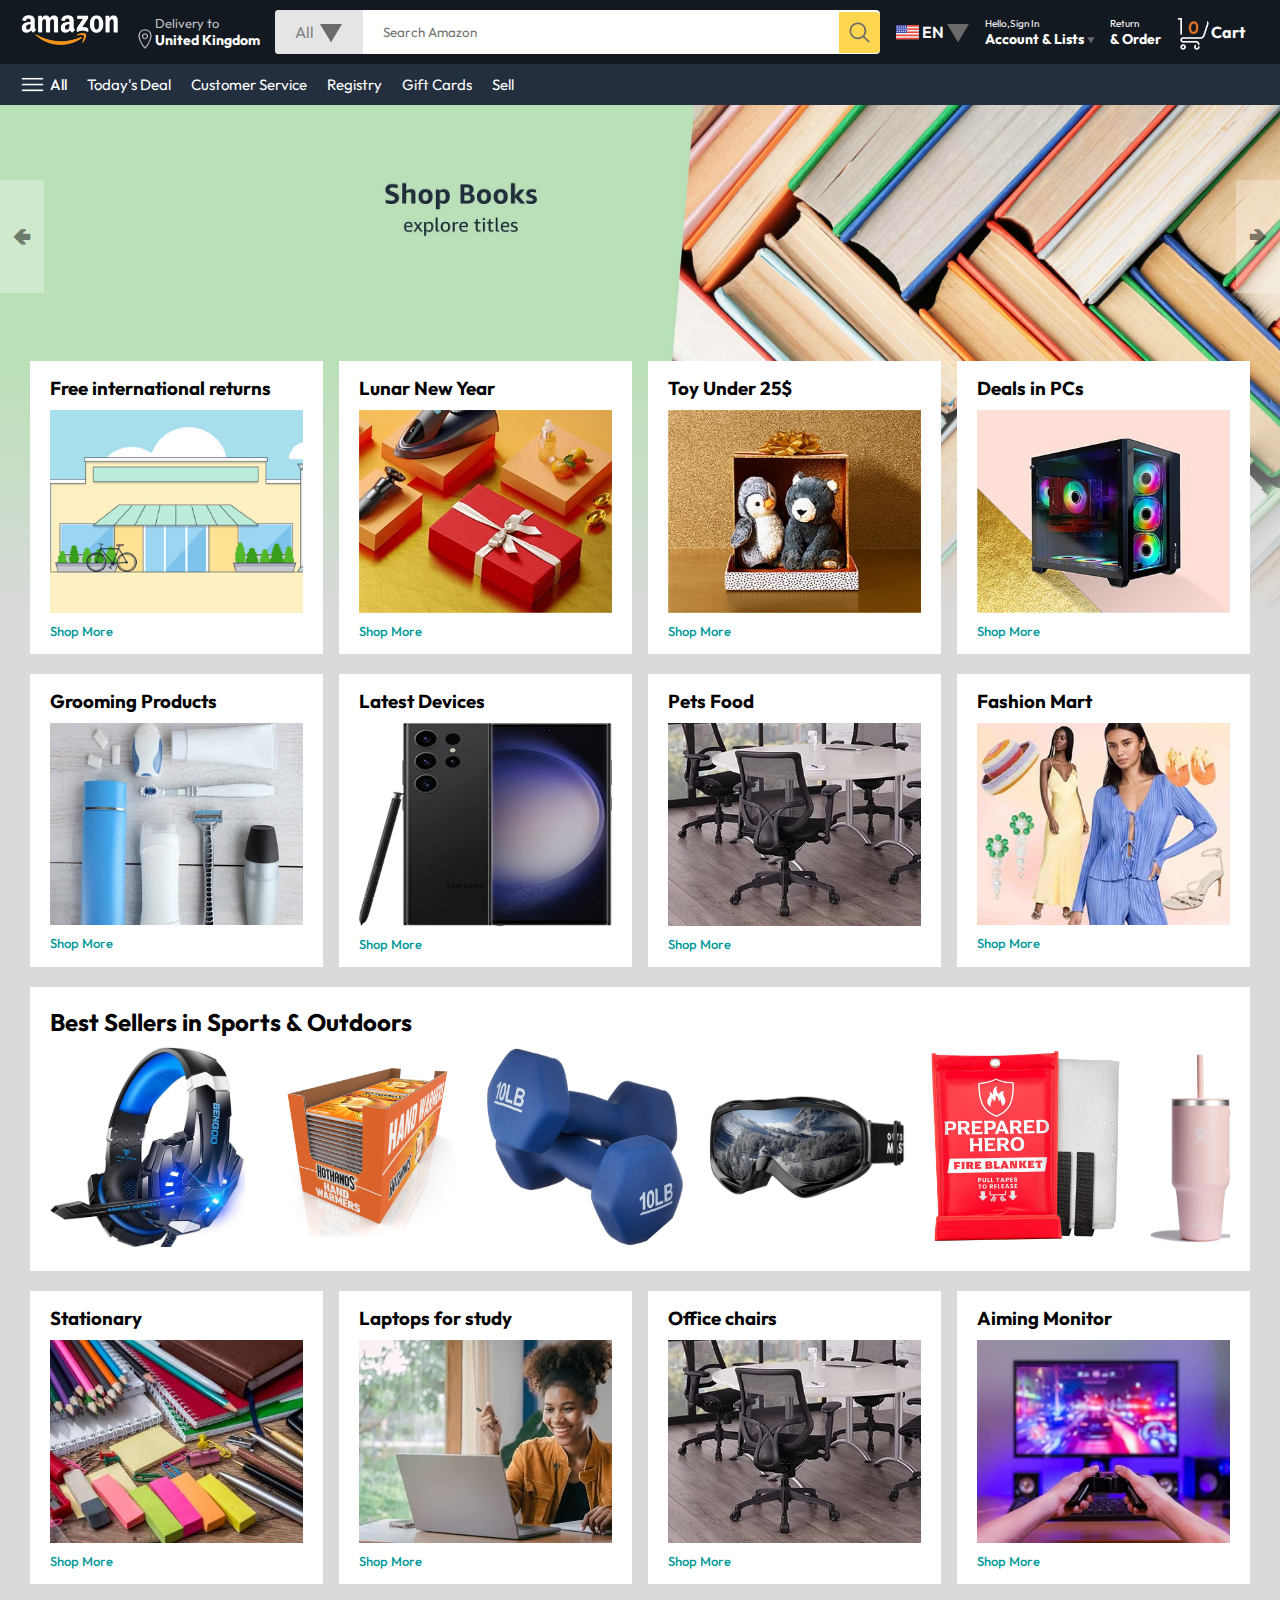
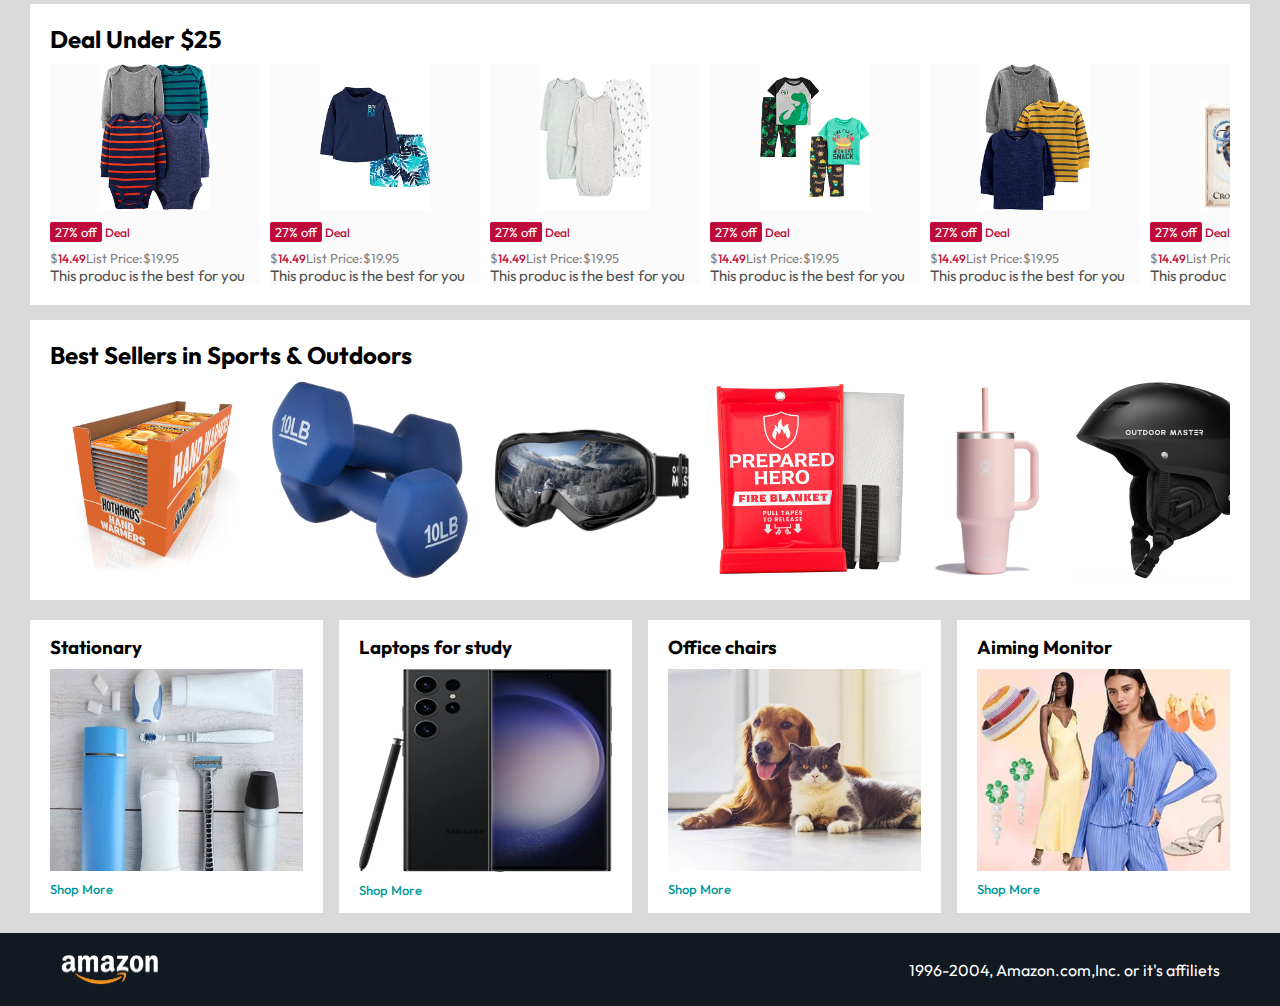
<file: index.html>
<!DOCTYPE html>
<html lang="en">
<head>
    <meta charset="UTF-8">
    <meta name="viewport" content="width=device-width, initial-scale=1.0">
    <title>Amazon Clone</title>
    <link rel="stylesheet" href="style.css">
</head>
<body>
    <nav>
        <a href="/">
           <img src="./assets/amazon_logo.png" width="100" alt="">
        </a>
        <div class="nav-country">
            <img src="./assets/location_icon.png" height="20" alt="">
            <div>
                <p>Delivery to</p>
                <h1>United Kingdom</h1>
            </div>
        </div>
        <div class="nav-search">
            <div class="nav-search-category">
                <p>All</p>
                <img src="./assets/dropdown_icon.png" alt="">
            </div>
            <input type="text" class="nav-search-input" placeholder="Search Amazon">
            <img src="./assets/search_icon.png" alt="" class="nav-search-icon">
        </div>
        <div class="nav-language">
            <img src="./assets/us_flag.png" width="25px" alt="">
            <p>EN</p>
            <img src="./assets/dropdown_icon.png" alt="">
        </div>
        <div class="nav-text">
            <p>Hello,Sign In</p>
            <h1>Account & Lists <img src="./assets/dropdown_icon.png" width="8px" alt=""></h1>
        </div>
        <div class="nav-text">
            <p>Return</p>
            <h1>& Order</h1>
        </div>
        <a href="" class="nav-cart">
            <img src="./assets/cart_icon.png" width="35px" alt="">
            <h4>Cart</h4>
        </a>
    </nav>
    <div class="nav-bottom">
        <div>
            <img src="./assets/menu_icon.png" width="25px" alt="">
            <p>All</p>
        </div>
        <p>Today's Deal</p>
        <p>Customer Service</p>
        <p>Registry</p>
        <p>Gift Cards</p>
        <p>Sell</p>
    </div>
    <div class="header-slider">
        <a href="#" class="control_prev">&#129144</a>
        <a href="#" class="control_next">&#129146</a>
        <ul>
            <img src="./assets/header1.jpg" class="header-img" alt="">
            <img src="./assets/header2.jpg" class="header-img" alt="">
            <img src="./assets/header3.jpg" class="header-img" alt="">
            <img src="./assets/header4.jpg" class="header-img" alt="">
            <img src="./assets/header5.jpg" class="header-img" alt="">
            <img src="./assets/header6.jpg" class="header-img" alt="">
        </ul>
    </div>
    <div class="box-row header-box">
        <div class="box-col">
            <h3>Free international returns</h3>
            <img src="./assets/box1-1.jpg" alt="">
            <a href="/">Shop More</a>
        </div>
        <div class="box-col">
            <h3>Lunar New Year</h3>
            <img src="./assets/box1-2.jpg" alt="">
            <a href="/">Shop More</a>
        </div>
        <div class="box-col">
            <h3>Toy Under 25$</h3>
            <img src="./assets/box1-3.jpg" alt="">
            <a href="/">Shop More</a>
        </div>
        <div class="box-col">
            <h3>Deals in PCs</h3>
            <img src="./assets/box1-4.jpg" alt="">
            <a href="/">Shop More</a>
        </div>
    </div>
    <div class="box-row">
        <div class="box-col">
            <h3>Grooming Products</h3>
            <img src="./assets/box2-1.jpg" alt="">
            <a href="/">Shop More</a>
        </div>
        <div class="box-col">
            <h3>Latest Devices</h3>
            <img src="./assets/box2-2.jpg" alt="">
            <a href="/">Shop More</a>
        </div>
        <div class="box-col">
            <h3>Pets Food</h3>
            <img src="./assets/box3-3.jpg" alt="">
            <a href="/">Shop More</a>
        </div>
        <div class="box-col">
            <h3>Fashion Mart</h3>
            <img src="./assets/box2-4.jpg" alt="">
            <a href="/">Shop More</a>
        </div>
    </div>
    <div class="products-slider">
        <h2>Best Sellers in Sports & Outdoors</h2>
        <div class="products">
            <a href="/product.html">
                <img src="./assets/product_img.jpg" alt="">
            </a>
            <img src="./assets/product1-1.jpg" alt="">
            <img src="./assets/product1-2.jpg" alt="">
            <img src="./assets/product1-3.jpg" alt="">
            <img src="./assets/product1-4.jpg" alt="">
            <img src="./assets/product1-5.jpg" alt="">
            <img src="./assets/product1-6.jpg" alt="">
            <img src="./assets/product1-7.jpg" alt="">
            <img src="./assets/product1-8.jpg" alt="">
            <img src="./assets/product1-9.jpg" alt="">
            <img src="./assets/product1-10.jpg" alt="">
        </div>
    </div>
    <div class="box-row">
        <div class="box-col">
            <h3>Stationary</h3>
            <img src="./assets/box3-1.jpg" alt="">
            <a href="/">Shop More</a>
        </div>
        <div class="box-col">
            <h3>Laptops for study</h3>
            <img src="./assets/box3-2.jpg" alt="">
            <a href="/">Shop More</a>
        </div>
        <div class="box-col">
            <h3>Office chairs</h3>
            <img src="./assets/box3-3.jpg" alt="">
            <a href="/">Shop More</a>
        </div>
        <div class="box-col">
            <h3>Aiming Monitor</h3>
            <img src="./assets/box3-4.jpg" alt="">
            <a href="/">Shop More</a>
        </div>
    </div>
    <div class="products-slider-with-price">
        <h2>Deal Under $25</h2>
        <div class="products">
            <div class="product-card">
                <div class="product-img-container">
                    <img src="./assets/product2-1.jpg" alt="">
                </div>
                <div class="product-offer">
                    <p>27% off</p> <span>Deal</span>
                </div>
                <p class="product-price">$<span>14.49</span>List Price:$19.95</p>
                <h4>This produc is the best for you</h4>
            </div>
            <div class="product-card">
                <div class="product-img-container">
                    <img src="./assets/product2-2.jpg" alt="">
                </div>
                <div class="product-offer">
                    <p>27% off</p> <span>Deal</span>
                </div>
                <p class="product-price">$<span>14.49</span>List Price:$19.95</p>
                <h4>This produc is the best for you</h4>
            </div>
            <div class="product-card">
                <div class="product-img-container">
                    <img src="./assets/product2-3.jpg" alt="">
                </div>
                <div class="product-offer">
                    <p>27% off</p> <span>Deal</span>
                </div>
                <p class="product-price">$<span>14.49</span>List Price:$19.95</p>
                <h4>This produc is the best for you</h4>
            </div>
            <div class="product-card">
                <div class="product-img-container">
                    <img src="./assets/product2-4.jpg" alt="">
                </div>
                <div class="product-offer">
                    <p>27% off</p> <span>Deal</span>
                </div>
                <p class="product-price">$<span>14.49</span>List Price:$19.95</p>
                <h4>This produc is the best for you</h4>
            </div>
            <div class="product-card">
                <div class="product-img-container">
                    <img src="./assets/product2-5.jpg" alt="">
                </div>
                <div class="product-offer">
                    <p>27% off</p> <span>Deal</span>
                </div>
                <p class="product-price">$<span>14.49</span>List Price:$19.95</p>
                <h4>This produc is the best for you</h4>
            </div>
            <div class="product-card">
                <div class="product-img-container">
                    <img src="./assets/product2-6.jpg" alt="">
                </div>
                <div class="product-offer">
                    <p>27% off</p> <span>Deal</span>
                </div>
                <p class="product-price">$<span>14.49</span>List Price:$19.95</p>
                <h4>This produc is the best for you</h4>
            </div>
            <div class="product-card">
                <div class="product-img-container">
                    <img src="./assets/product2-7.jpg" alt="">
                </div>
                <div class="product-offer">
                    <p>27% off</p> <span>Deal</span>
                </div>
                <p class="product-price">$<span>14.49</span>List Price:$19.95</p>
                <h4>This produc is the best for you</h4>
            </div>
            <div class="product-card">
                <div class="product-img-container">
                    <img src="./assets/product2-8.jpg" alt="">
                </div>
                <div class="product-offer">
                    <p>27% off</p> <span>Deal</span>
                </div>
                <p class="product-price">$<span>14.49</span>List Price:$19.95</p>
                <h4>This produc is the best for you</h4>
            </div>
            <div class="product-card">
                <div class="product-img-container">
                    <img src="./assets/product2-9.jpg" alt="">
                </div>
                <div class="product-offer">
                    <p>27% off</p> <span>Deal</span>
                </div>
                <p class="product-price">$<span>14.49</span>List Price:$19.95</p>
                <h4>This produc is the best for you</h4>
            </div>
            <div class="product-card">
                <div class="product-img-container">
                    <img src="./assets/product2-10.jpg" alt="">
                </div>
                <div class="product-offer">
                    <p>27% off</p> <span>Deal</span>
                </div>
                <p class="product-price">$<span>14.49</span>List Price:$19.95</p>
                <h4>This produc is the best for you</h4>
            </div>
            <div class="product-card">
                <div class="product-img-container">
                    <img src="./assets/product2-11.jpg" alt="">
                </div>
                <div class="product-offer">
                    <p>27% off</p> <span>Deal</span>
                </div>
                <p class="product-price">$<span>14.49</span>List Price:$19.95</p>
                <h4>This produc is the best for you</h4>
            </div>
            <div class="product-card">
                <div class="product-img-container">
                    <img src="./assets/product2-12.jpg" alt="">
                </div>
                <div class="product-offer">
                    <p>27% off</p> <span>Deal</span>
                </div>
                <p class="product-price">$<span>14.49</span>List Price:$19.95</p>
                <h4>This produc is the best for you</h4>
            </div>
        </div>
    </div>
    <div class="products-slider">
        <h2>Best Sellers in Sports & Outdoors</h2>
        <div class="products">
            <img src="./assets/product1-1.jpg" alt="">
            <img src="./assets/product1-2.jpg" alt="">
            <img src="./assets/product1-3.jpg" alt="">
            <img src="./assets/product1-4.jpg" alt="">
            <img src="./assets/product1-5.jpg" alt="">
            <img src="./assets/product1-6.jpg" alt="">
            <img src="./assets/product1-7.jpg" alt="">
            <img src="./assets/product1-8.jpg" alt="">
            <img src="./assets/product1-9.jpg" alt="">
            <img src="./assets/product1-10.jpg" alt="">
        </div>
    </div>
    <div class="box-row">
        <div class="box-col">
            <h3>Stationary</h3>
            <img src="./assets/box2-1.jpg" alt="">
            <a href="/">Shop More</a>
        </div>
        <div class="box-col">
            <h3>Laptops for study</h3>
            <img src="./assets/box2-2.jpg" alt="">
            <a href="/">Shop More</a>
        </div>
        <div class="box-col">
            <h3>Office chairs</h3>
            <img src="./assets/box2-3.jpg" alt="">
            <a href="/">Shop More</a>
        </div>
        <div class="box-col">
            <h3>Aiming Monitor</h3>
            <img src="./assets/box2-4.jpg" alt="">
            <a href="/">Shop More</a>
        </div>
    </div>
    <footer>
        <img src="./assets/amazon_logo.png" width="100" alt="">
        <p>1996-2004, Amazon.com,Inc. or it's affiliets</p>
    </footer>
    <script src="script.js"></script>
</body>
</html>
</file>
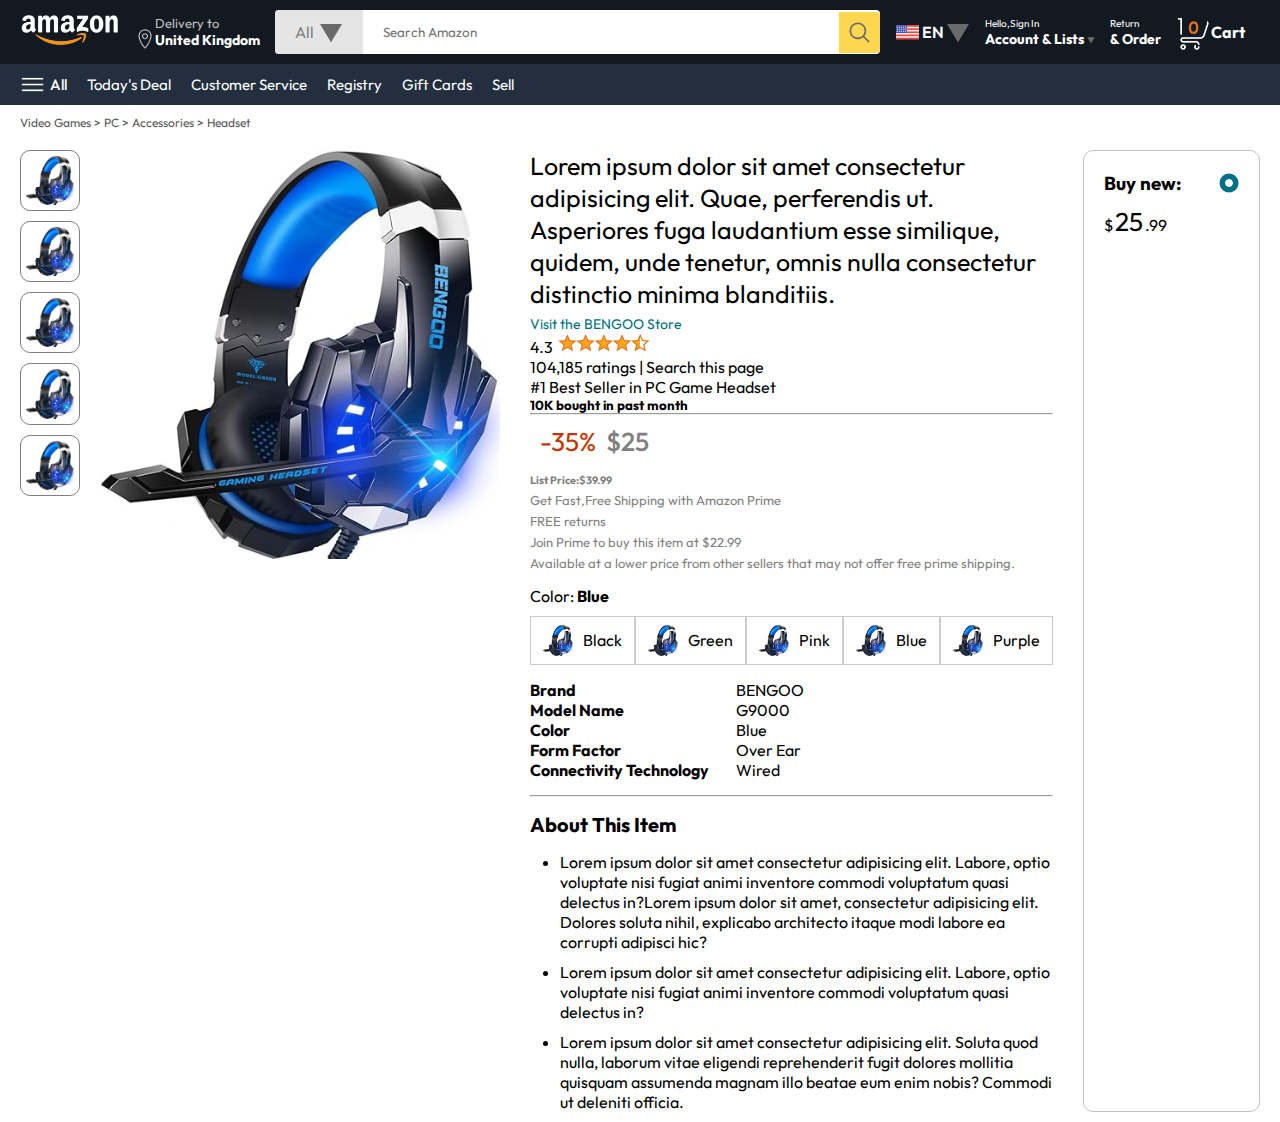
<file: product.html>
<!DOCTYPE html>
<html lang="en">
<head>
    <meta charset="UTF-8">
    <meta name="viewport" content="width=device-width, initial-scale=1.0">
    <title>Products</title>
    <link rel="stylesheet" href="style.css">
    <link rel="stylesheet" href="product.css">
</head>
<body>
    <nav>
        <a href="/">
           <img src="./assets/amazon_logo.png" width="100" alt="">
        </a>
        <div class="nav-country">
            <img src="./assets/location_icon.png" height="20" alt="">
            <div>
                <p>Delivery to</p>
                <h1>United Kingdom</h1>
            </div>
        </div>
        <div class="nav-search">
            <div class="nav-search-category">
                <p>All</p>
                <img src="./assets/dropdown_icon.png" alt="">
            </div>
            <input type="text" class="nav-search-input" placeholder="Search Amazon">
            <img src="./assets/search_icon.png" alt="" class="nav-search-icon">
        </div>
        <div class="nav-language">
            <img src="./assets/us_flag.png" width="25px" alt="">
            <p>EN</p>
            <img src="./assets/dropdown_icon.png" alt="">
        </div>
        <div class="nav-text">
            <p>Hello,Sign In</p>
            <h1>Account & Lists <img src="./assets/dropdown_icon.png" width="8px" alt=""></h1>
        </div>
        <div class="nav-text">
            <p>Return</p>
            <h1>& Order</h1>
        </div>
        <a href="" class="nav-cart">
            <img src="./assets/cart_icon.png" width="35px" alt="">
            <h4>Cart</h4>
        </a>
    </nav>
    <div class="nav-bottom">
        <div>
            <img src="./assets/menu_icon.png" width="25px" alt="">
            <p>All</p>
        </div>
        <p>Today's Deal</p>
        <p>Customer Service</p>
        <p>Registry</p>
        <p>Gift Cards</p>
        <p>Sell</p>
    </div>
    <p class="breadcrum">Video Games > PC > Accessories > Headset</p>
    <div class="product-display">
        <div class="product-d-image">
            <div class="product-icons">
                <img src="./assets/product_img.jpg" width="60" alt="">
                <img src="./assets/product_img.jpg" width="60" alt="">
                <img src="./assets/product_img.jpg" width="60" alt="">
                <img src="./assets/product_img.jpg" width="60" alt="">
                <img src="./assets/product_img.jpg" width="60" alt="">
            </div>
            <div class="product-main-image">
                <img src="./assets/product_img.jpg" width="400" alt="">
            </div>
        </div>
        <div class="product-d-details">
            <p class="product-title">
                Lorem ipsum dolor sit amet consectetur adipisicing elit. Quae, perferendis ut. Asperiores fuga laudantium esse similique, quidem, unde tenetur, omnis nulla consectetur distinctio minima blanditiis.
            </p>
            <p class="brand-store">Visit the BENGOO Store</p>
            <div>
                <div>4.3 <img src="./assets/rating_img.png" height="20px" alt=""></div>
                <p>104,185 ratings | Search this page</p>
            </div>
            <p><span>#1 Best Seller</span> in PC Game Headset</p>
            <h5>10K bought in past month</h5>
            <hr>
            <div class="product-price">
                <div>
                    <p>-35%</p>
                    <h1>$25</h1>
                </div>
                <h5>List Price:$39.99</h5>
                <p>Get Fast,Free Shipping with Amazon Prime</p>
                <p>FREE returns</p>
                <p>Join  Prime to buy this item at $22.99</p>
                <p>Available at a lower price from other sellers that may not offer free prime shipping.</p>
            </div>
            <div class="product-color-selection">
                <p>Color: <b>Blue</b></p>
                <div class="product-color-options">
                    <div class="option">
                        <img src="./assets/product_img.jpg" width="30px" alt="">
                        <p>Black</p>
                    </div>
                    <div class="option">
                        <img src="./assets/product_img.jpg" width="30px" alt="">
                        <p>Green</p>
                    </div>
                    <div class="option">
                        <img src="./assets/product_img.jpg" width="30px" alt="">
                        <p>Pink</p>
                    </div>
                    <div class="option">
                        <img src="./assets/product_img.jpg" width="30px" alt="">
                        <p>Blue</p>
                    </div>
                    <div class="option">
                        <img src="./assets/product_img.jpg" width="30px" alt="">
                        <p>Purple</p>
                    </div>
                </div>
            </div>
            <div class="product-info">
                <p><b>Brand</b></p><p>BENGOO</p>
                <p><b>Model Name</b></p><p>G9000</p>
                <p><b>Color</b></p><p>Blue</p>
                <p><b>Form Factor</b></p><p>Over Ear</p>
                <p><b>Connectivity Technology</b></p><p>Wired</p>
            </div>
            <hr>
            <div class="product-description">
                <h1>About This Item</h1>
                <ul>
                    <li>Lorem ipsum dolor sit amet consectetur adipisicing elit. Labore, optio voluptate nisi fugiat animi inventore commodi voluptatum quasi delectus in?Lorem ipsum dolor sit amet, consectetur adipisicing elit. Dolores soluta nihil, explicabo architecto itaque modi labore ea corrupti adipisci hic?</li>
                    <li>Lorem ipsum dolor sit amet consectetur adipisicing elit. Labore, optio voluptate nisi fugiat animi inventore commodi voluptatum quasi delectus in?</li>
                    <li>Lorem ipsum dolor sit amet consectetur adipisicing elit. Soluta quod nulla, laborum vitae eligendi reprehenderit fugit dolores mollitia quisquam assumenda magnam illo beatae eum enim nobis? Commodi ut deleniti officia.</li>
                </ul>
            </div>
        </div>
        <div class="product-d-purchase">
            <div class="title">
                <h3>Buy new:</h3><img src="./assets/circle_icon.png" width="20px" alt="">
            </div>
            <h1 class="price">$<span>25</span>.99</h1>
        </div>
    </div>
</html>
</file>
<file: style.css>
@import url('https://fonts.googleapis.com/css2?family=Courier+Prime:wght@400;700&family=Outfit:wght@100..900&family=Playfair+Display:wght@400;500;600;700;800;900&family=Poppins:ital,wght@0,100;0,200;0,300;0,400;0,500;0,600;0,700;0,800;0,900;1,100;1,200;1,300;1,400;1,500;1,600;1,700;1,800;1,900&family=Roboto:wght@100;300;400;500;700;900&display=swap');


*{
    padding: 0;
    margin: 0;
    box-sizing: border-box;
    font-family: Outfit;
}
body{
    background: #dadada;
}
a{
    text-decoration: none;
    color: inherit;
}
nav{
    display: flex;
    align-items: center;
    justify-content: space-between;
    background: #131921;
    padding: 10px 20px;
    color: #fff;
}
.nav-country{
    display: flex;
    align-items: end;
    margin-left: 15px;
    font-size: 13px;
    color: #c4c4c4;
}
.nav-country h1{
    color: #fff;
    font-size: 14px;
}
.nav-search{
    flex: 1;
    display: flex;
    align-items: center;
    background: #fff;
    color: grey;
    max-width: 1000px;
    border-radius: 4px;
    margin-left: 15px; 
}
.nav-search-category{
    display: flex;
    align-items: center;
    padding: 10px 20px;
    gap: 5px;
    background: #e5e5e5;
    border-radius: 4px 0 0 4px;
}
.nav-search-input{
    border: none;
    outline: none;
    padding-left: 20px;
    width: 100%;
}
.nav-search-icon{
    max-width: 41px;
    padding: 8px;
    background: #ffd64f;
    border-radius:  0 4px 4px 0;
}
.nav-language{
    display: flex;
    align-items: center;
    gap: 2px;
    font-weight: 600;
    margin-left: 15px;
}
.nav-text{
    margin-left: 15px;
}
.nav-text p{
    font-size: 10px;
}
.nav-text h1{
    font-size: 14px;
}
.nav-cart{
    display: flex;
    align-items: center;
    margin: 0px 15px;
}
.nav-bottom{
    display: flex;
    align-items: center;
    gap: 20px;
    padding: 8px 20px;
    background: #232f3e;
    color: #fff;
    font-size: 15px;
}
.nav-bottom div{
    display: flex;
    align-items: center;
    gap: 5px;
    font-weight: 500;
}
.header-slider ul{
    display: flex;
    overflow-y: hidden;
}
.header-img{
    max-width: 100%;
    mask-image: linear-gradient(to bottom, #000000 50%, transparent 100%);
}
.header-slider a{
    position: absolute;
    top: 20%;
    z-index: 1;
    padding: 5vh 1vw;
    background: #ffffff4f;
    color: #0000007b;
    text-decoration: none;
    font-weight: 600;
    font-size: 18px;
    cursor: pointer;
}
.control_next{
    right: 0;
}
.box-row{
    display: flex;
    flex-wrap: wrap;
    row-gap: 20px;
    justify-content: space-between;
    margin: 20px 30px;
}
.box-col{
    display: flex;
    flex-direction: column;
    gap: 10px;
    padding: 15px 20px;
    background: #fff;
    max-width: 24%;
    min-width: 200px;
    z-index: 1;
}
.box-col a{
    font-size: 13px;
    color: #009999;
    font-weight: 500;
}
.header-box{
    margin-top: -20vw;
}
.products-slider{
    background: #fff;
    margin: 0 30px;
    padding: 20px;
    margin-bottom: 15px;
}
.products-slider .products{
    display: flex;
    overflow-x: auto;
    gap: 20px;
    margin-top: 10px;
}
.products-slider .products img{
    max-width: 200px;
    max-height: 200px;
}
.products-slider .products::-webkit-scrollbar{
    display: none;
}
.products-slider-with-price{
    background: #fff;
    margin: 0 30px;
    padding: 20px;
    margin-bottom: 15px;
}
.products-slider-with-price .products{
    display: flex;
    overflow-x: auto;
    gap: 10px;
    margin-top: 10px;
}
.products-slider-with-price .products::-webkit-scrollbar{
    display: none;
}
.product-card{
    display: flex;
    flex-direction: column;
    justify-content: end;
    min-width: 210px;
    background: #fbfbfb;
}
.product-card img{
    width: 110px;
    margin: 0 50px;
}
.product-offer p{
    background: #be0b3b;
    color: #fff;
    display: inline-block;
    padding: 2px 5px;
    border-radius: 2px;
    margin: 8px 0;
    font-size: 13px;
}
.product-card span{
    color: #be0b3b;
    font-weight: 500;
    font-size: 12px;
}
.product-price{
    color: gray;
    font-size: 13px;
}
.product-card h4{
    color: #525252;
    font-size: 15px;
    font-weight: 400;
}
footer{
    display: flex;
    justify-content: space-between;
    align-items: center;
    color: #fff;
    background: #131921;
    padding: 20px 60px;
}
</file>
<file: product.css>
body{
    background: #fff;
}
.breadcrum{
    padding: 10px 20px;
    font-size: 12px;
    color: #565656;
}
.product-display{
    min-height: 100%;
    padding: 10px 20px;
    display: flex;
}
.product-d-image{
    display: flex;
    gap: 20px;
}
.product-icons{
    display: flex;
    flex-direction: column;
    gap: 10px;
}
.product-icons img{
    border: 1px solid gray;
    border-radius: 10px;
    padding: 5px;
}
.product-d-details{
    margin: 0 30px;
}
.product-title{
    font-size: 25px;
}
.brand-store{
    margin-top: 5px;
    color: #007185;
    font-size: 14px;
}
.product-rating{
    display: flex;
    flex-direction: column;
    gap: 10px;
}
.product-rating div{
    display: flex;
    align-items: center;
    gap: 10px;
}
.product-rating p{
    color: #007185;
}
.product-rating p span{
    color: #fff;
    background: #c73500;
    padding: 2px 50px;
    border-radius: 3px;
    font-size: 14px;
}
.product-rating h5{
    font-weight: 500;
}
.product-price{
    display: flex;
    flex-direction: column;
    gap: 5px;
}
.product-price div{
    display: flex;
    align-items: center;
    gap: 10px;
    margin: 10px;
}
.product-price div p{
    font-size: 26px;
    color: #c73500;
}
.product-price div h1{
    font-size: 26px;
    font-weight: 500;
}
.product-color-selection{
    margin: 15px 0;
}
.product-color-options{
    display: flex;
    justify-content: space-between;
    margin-top: 10px;
}
.option{
    display: flex;
    align-items: center;
    padding: 8px 12px;
    border: 1px solid #cbcbcb;
    gap: 10px;
}
.product-info{
    display: grid;
    grid-template-columns: auto auto;
    max-width: 300px;
    margin-bottom: 15px;
}
.product-description h1{
    font-size: 20px;
    margin: 15px 0;
}
.product-description ul{
    display: flex;
    flex-direction: column;
    gap: 10px;
    margin-left: 30px;
}
.product-d-purchase{
    width: 100%;
    max-width: 280px;
    border: 1px solid #c1c1c1;
    border-radius: 10px;
    padding: 20px;
}
.product-d-purchase .title{
    display: flex;
    justify-content: space-between;
    align-items: center;
}
.product-d-purchase .price{
    font-size: 16px;
    font-weight: 400;
    margin: 10px 0;
}
.product-d-purchase .price span{
    font-size: 26px;
    padding: 2px;
}
</file>
